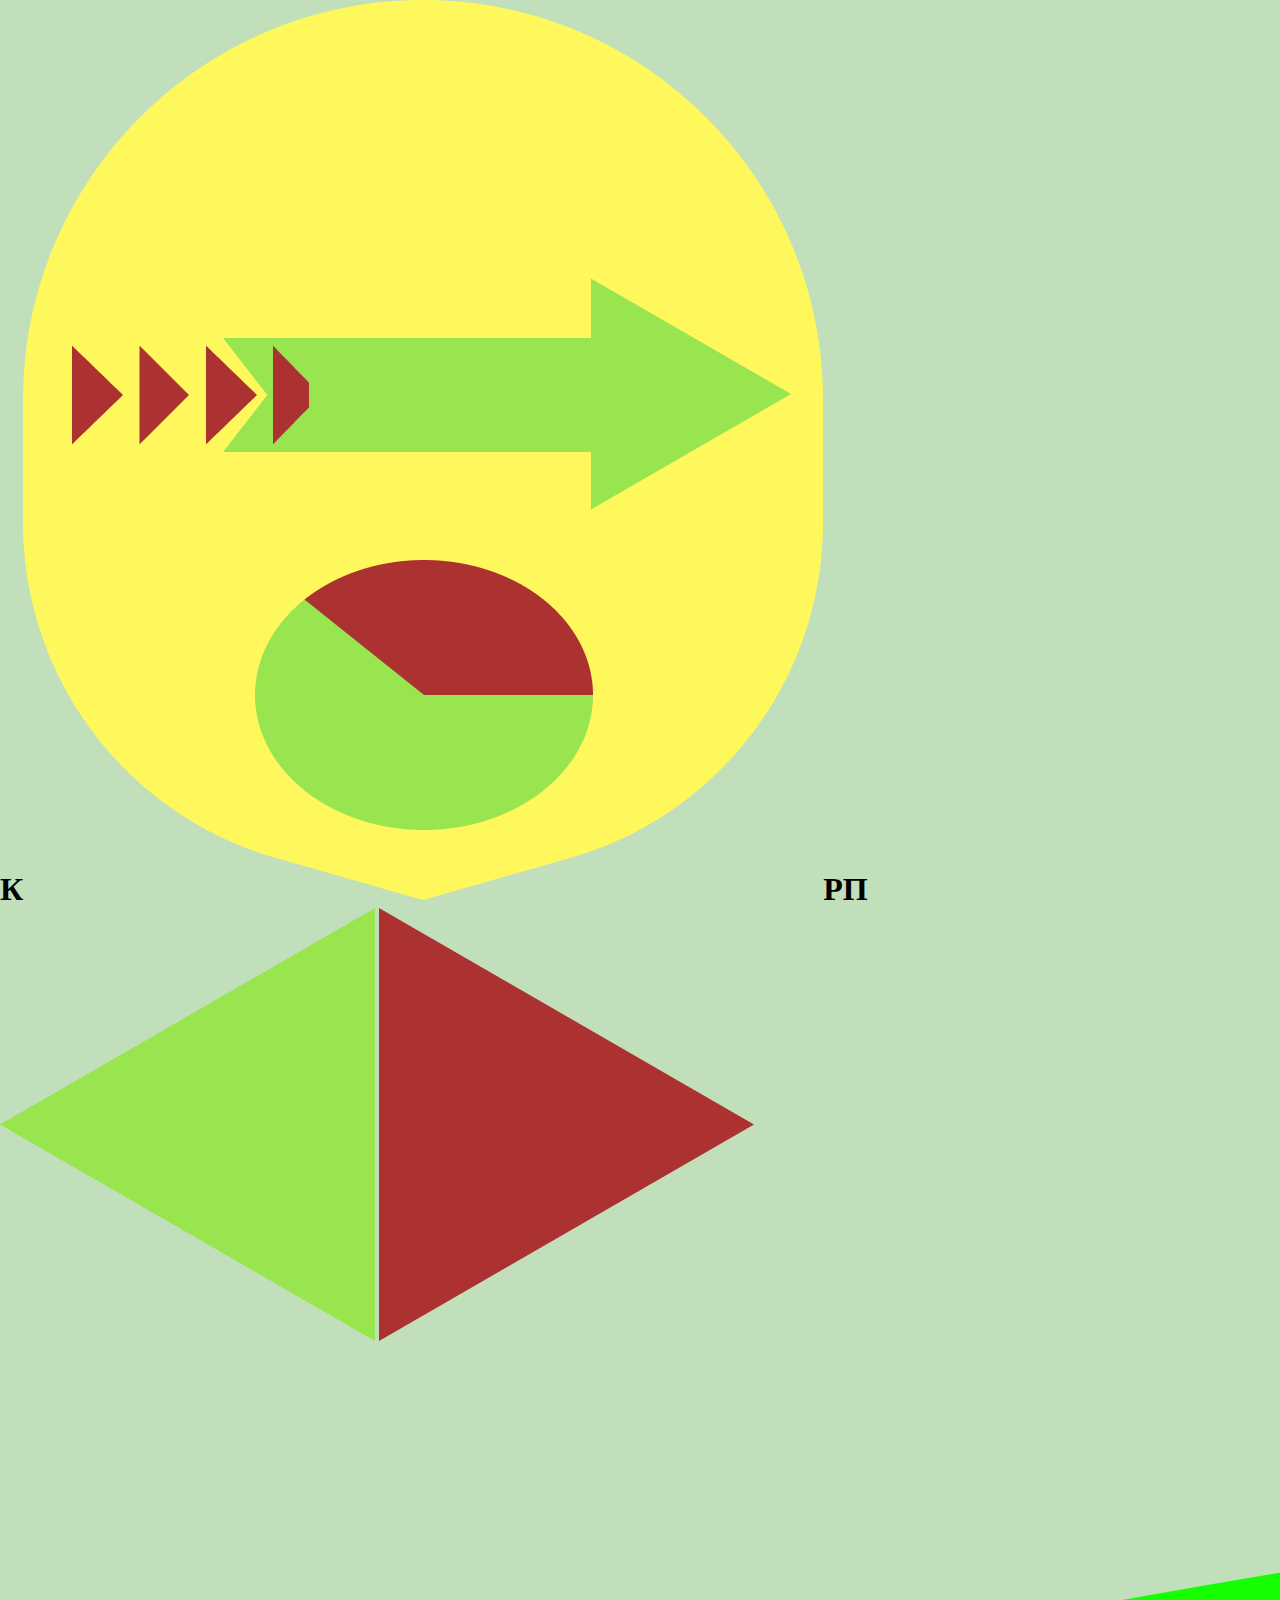
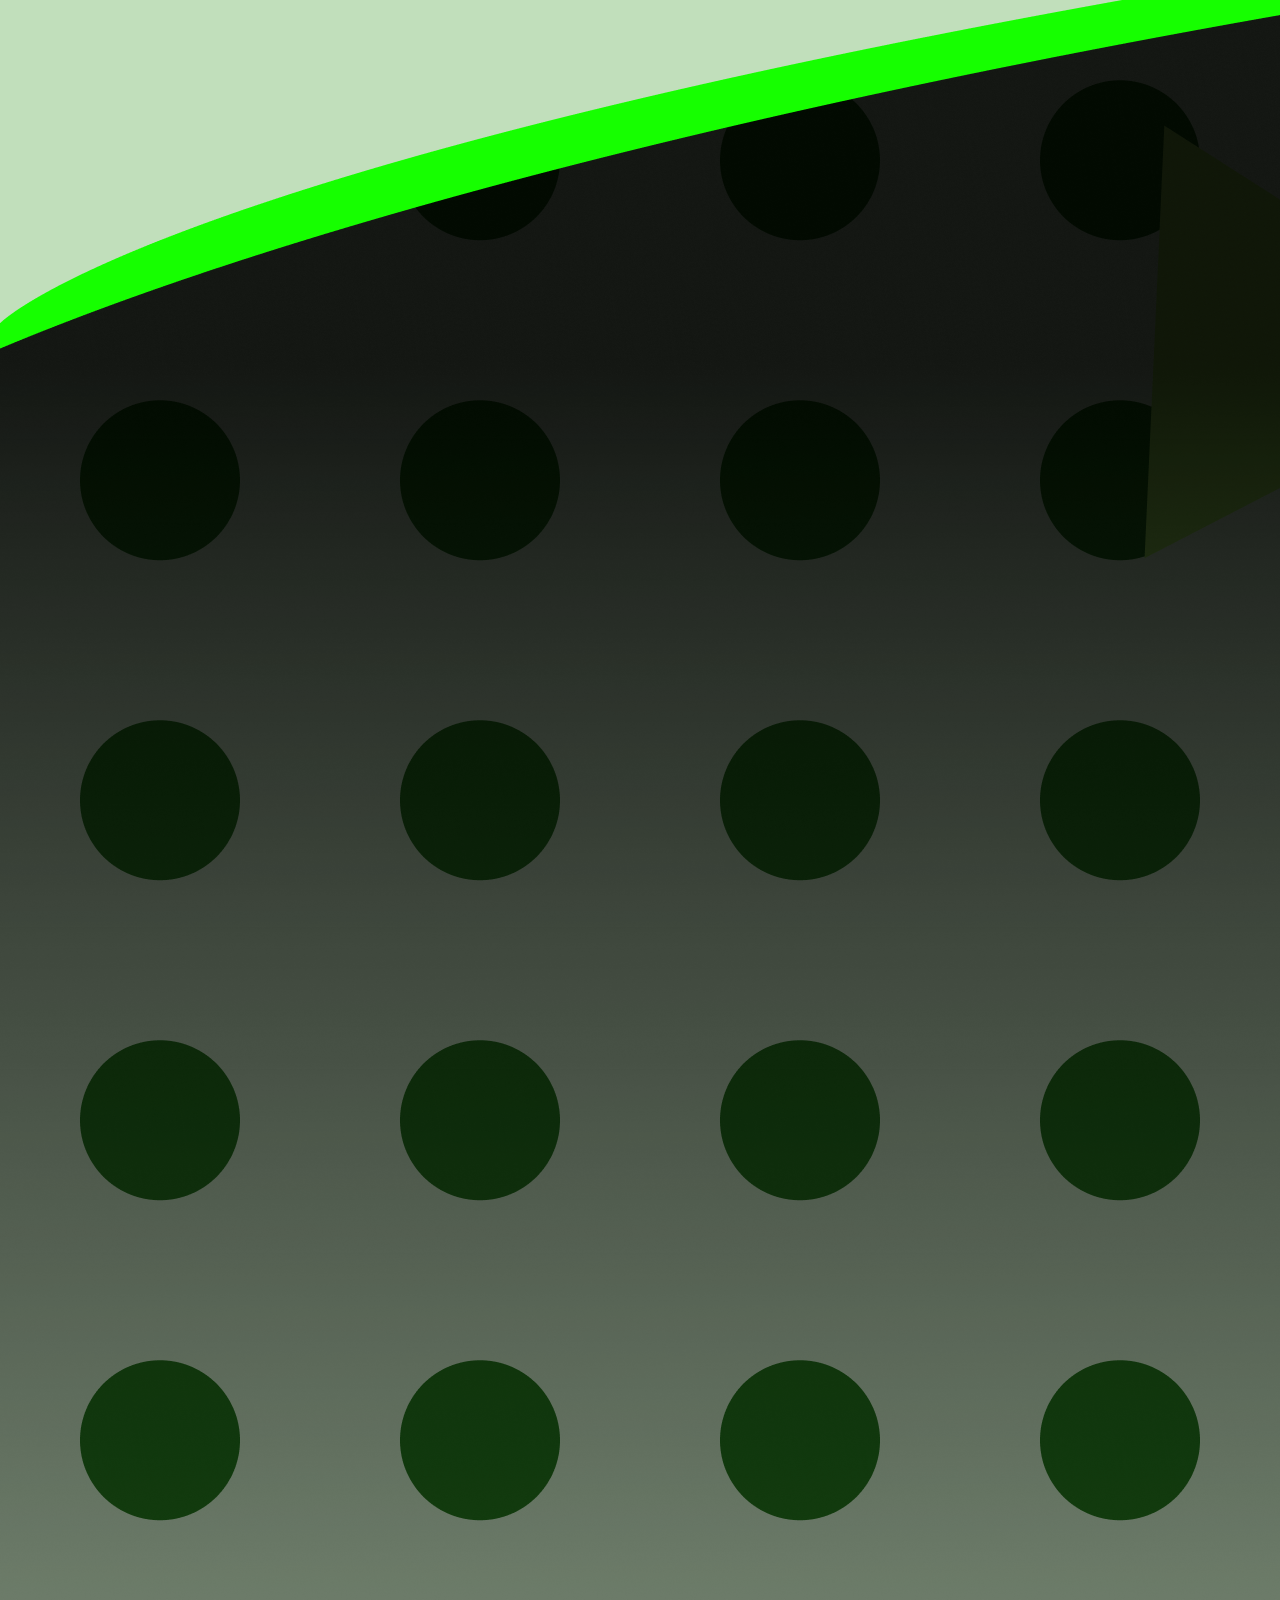
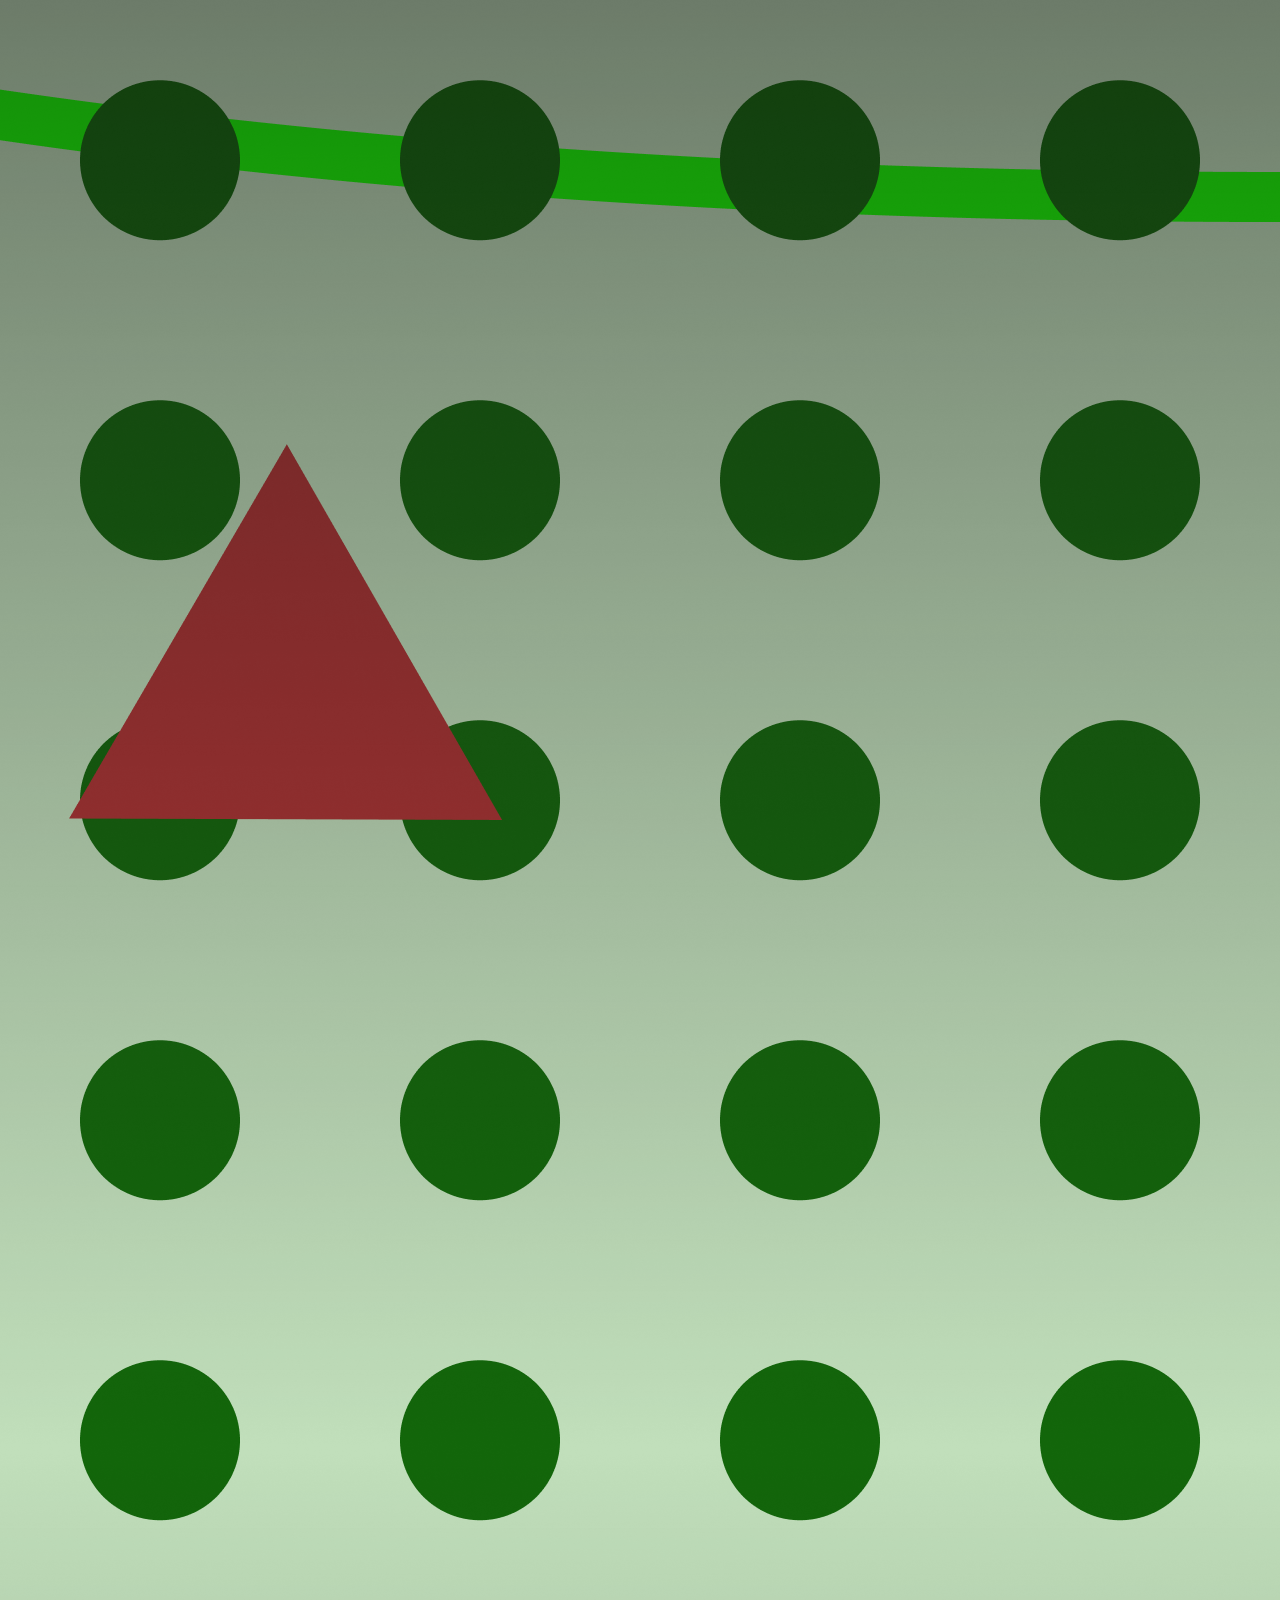
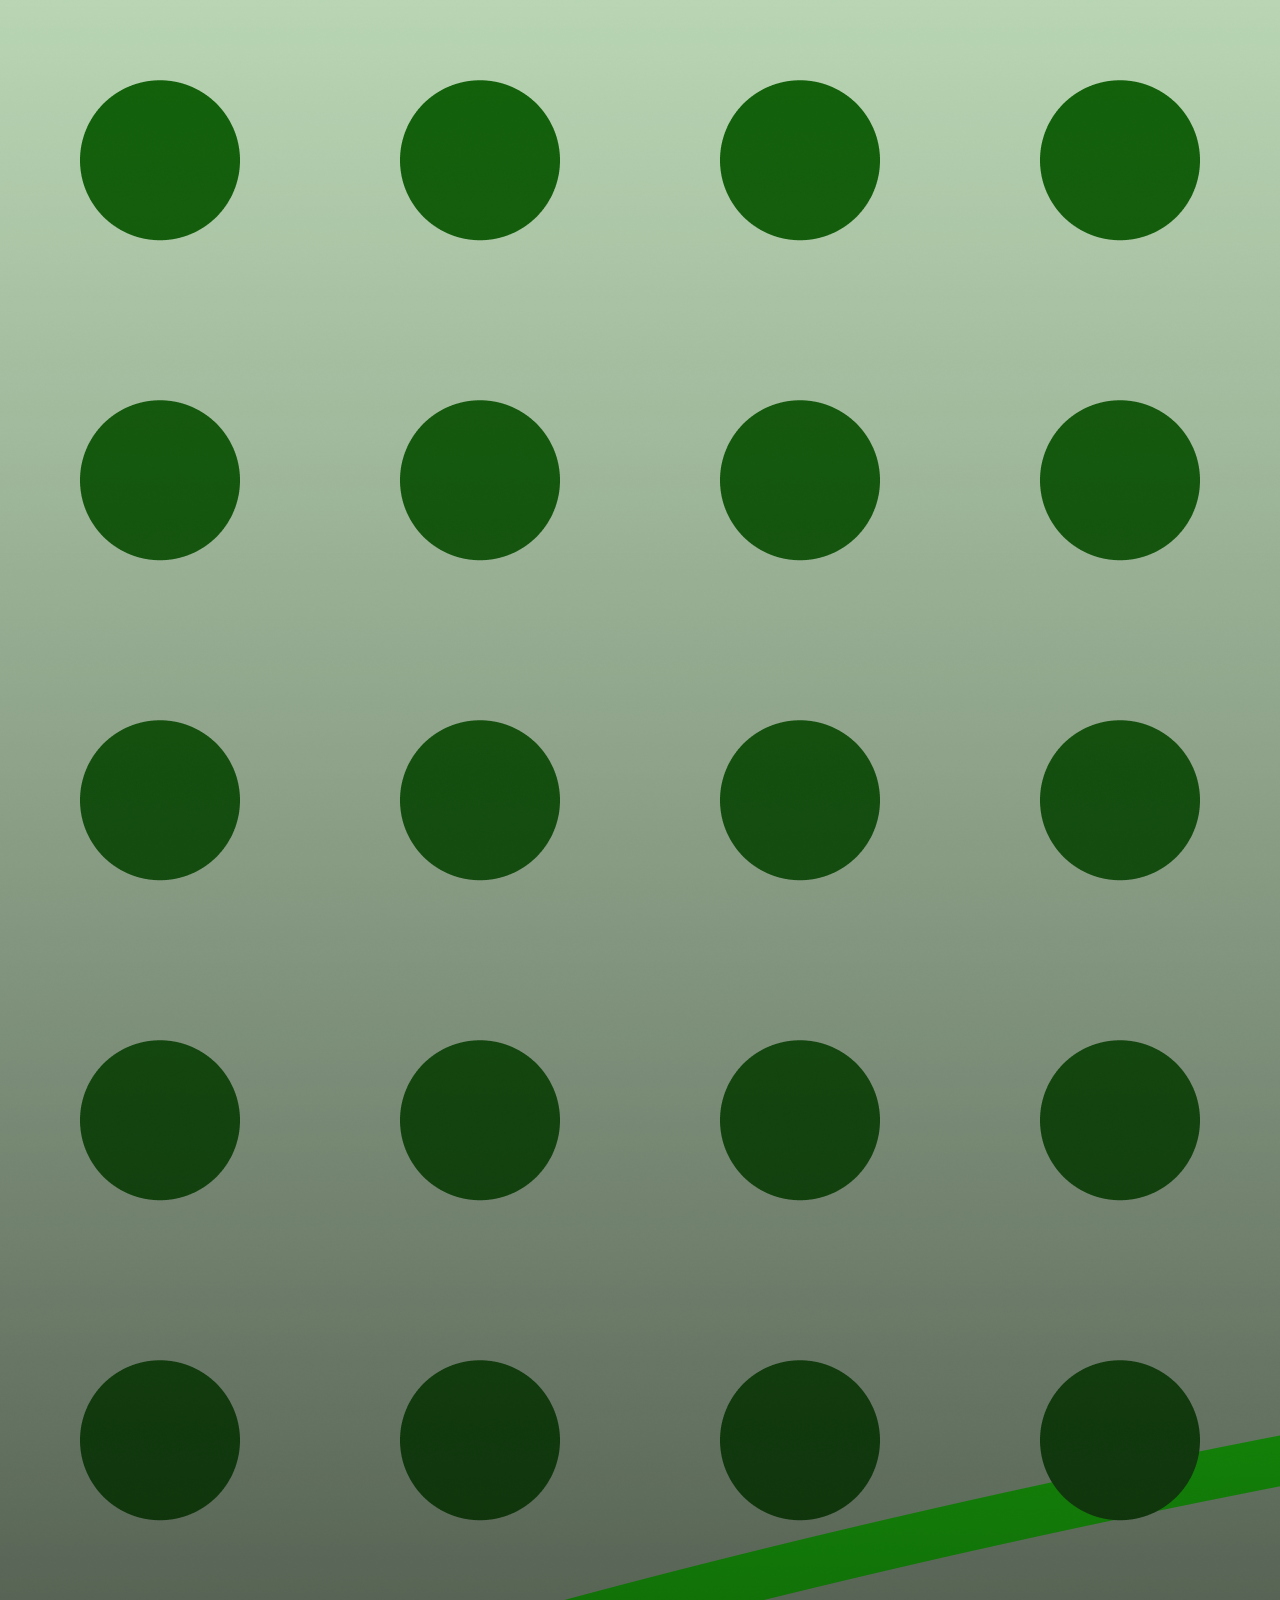
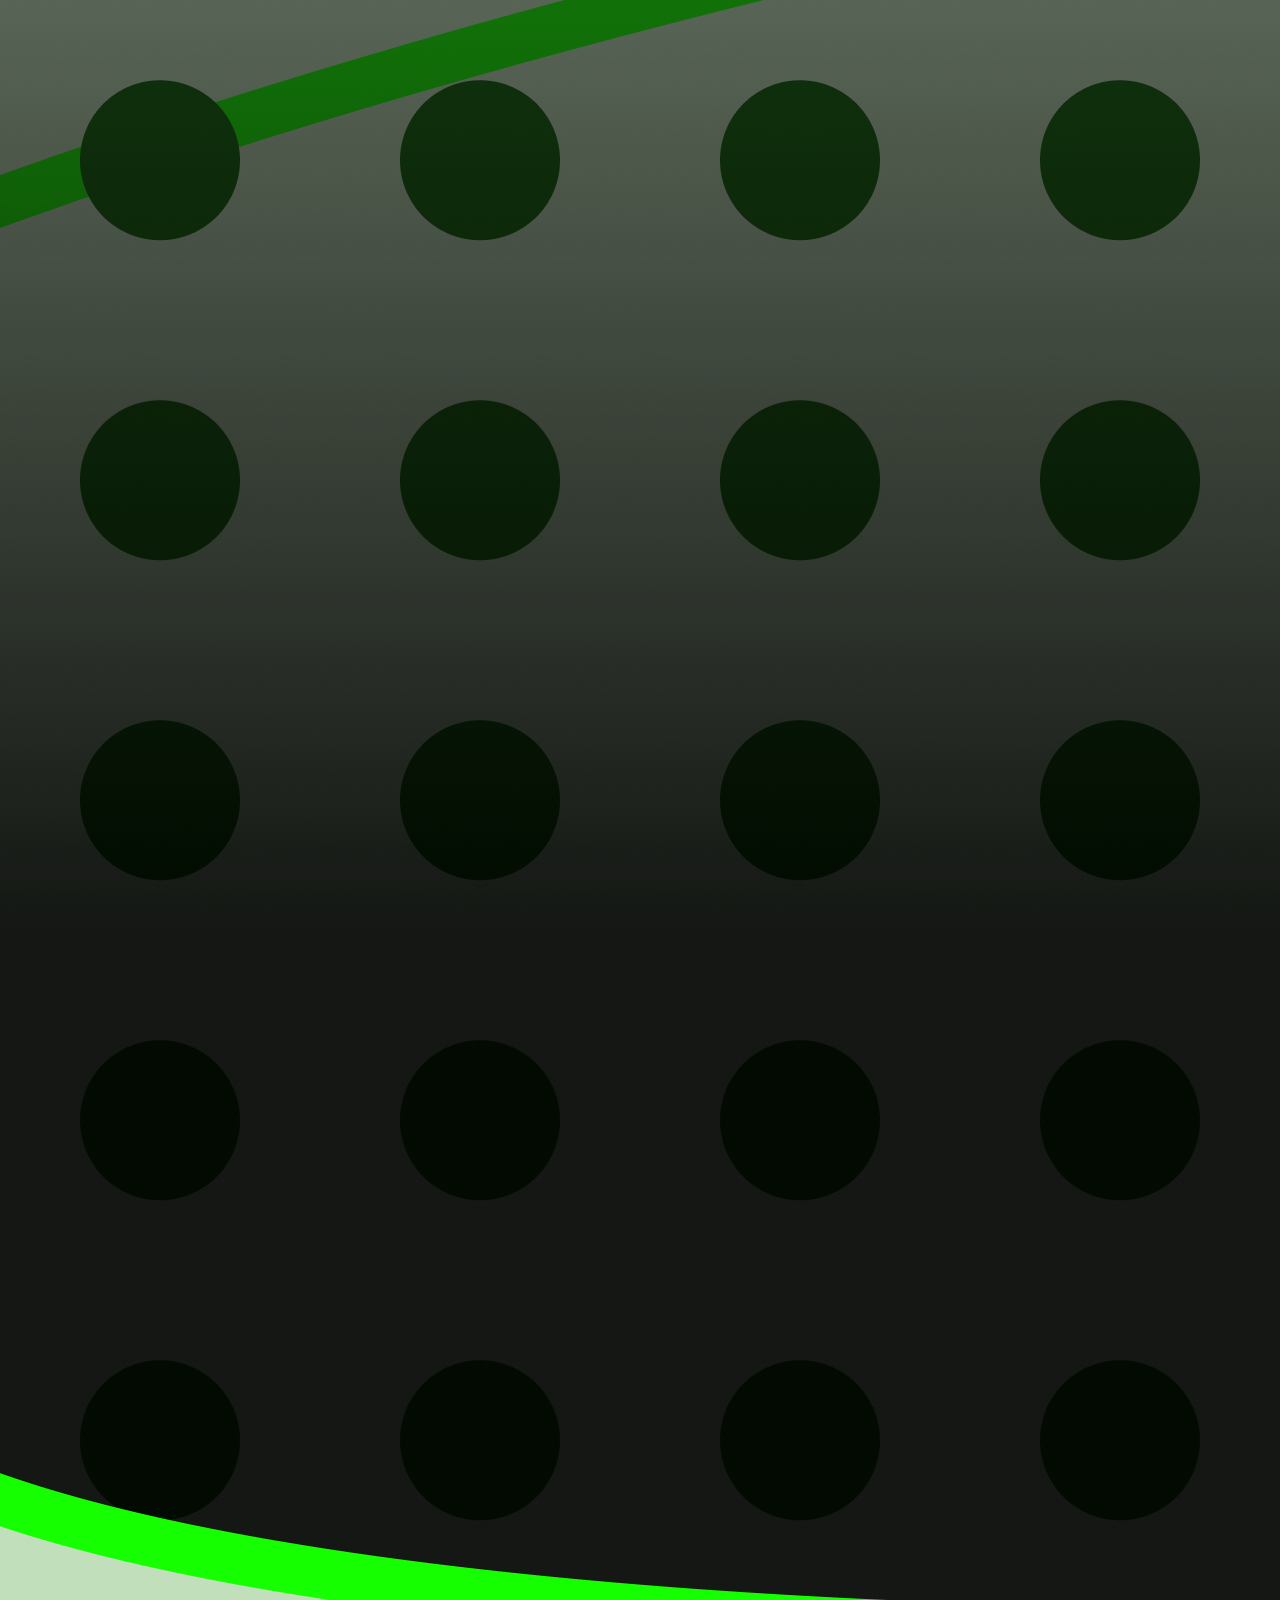
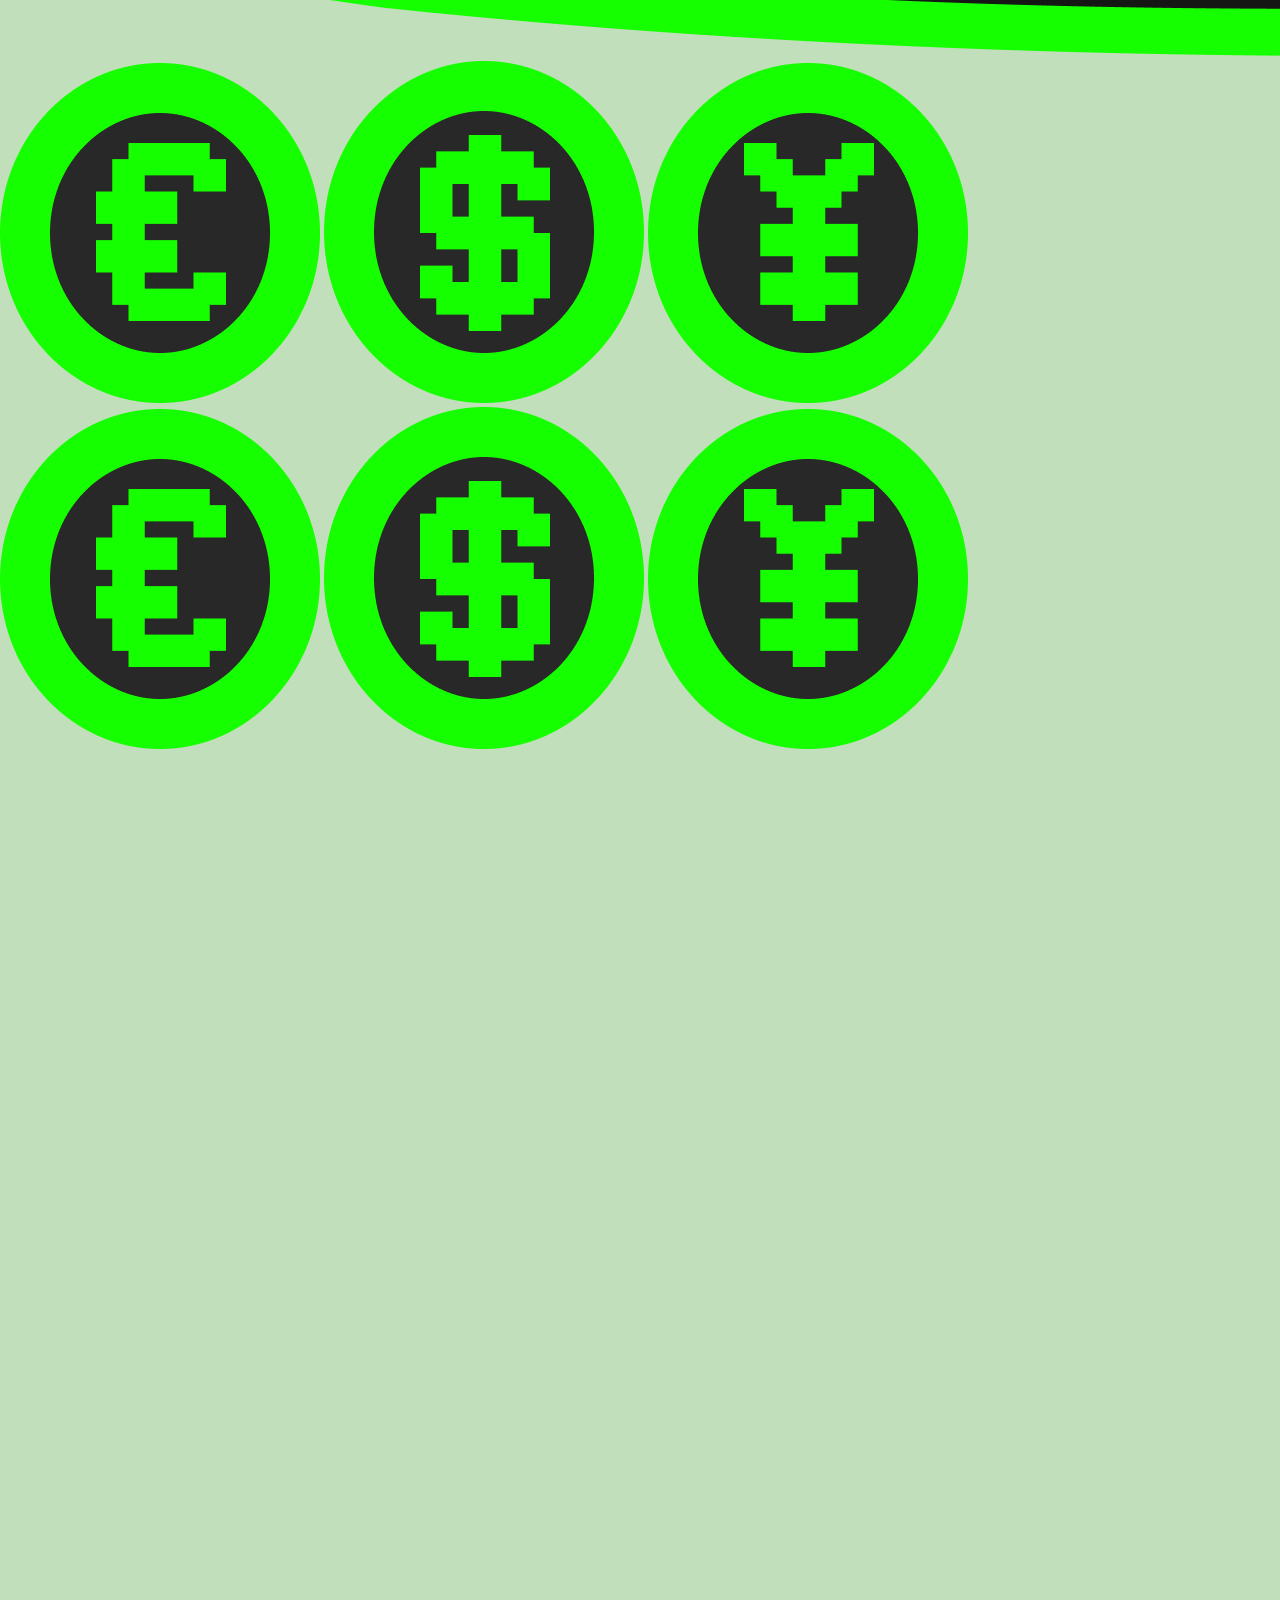
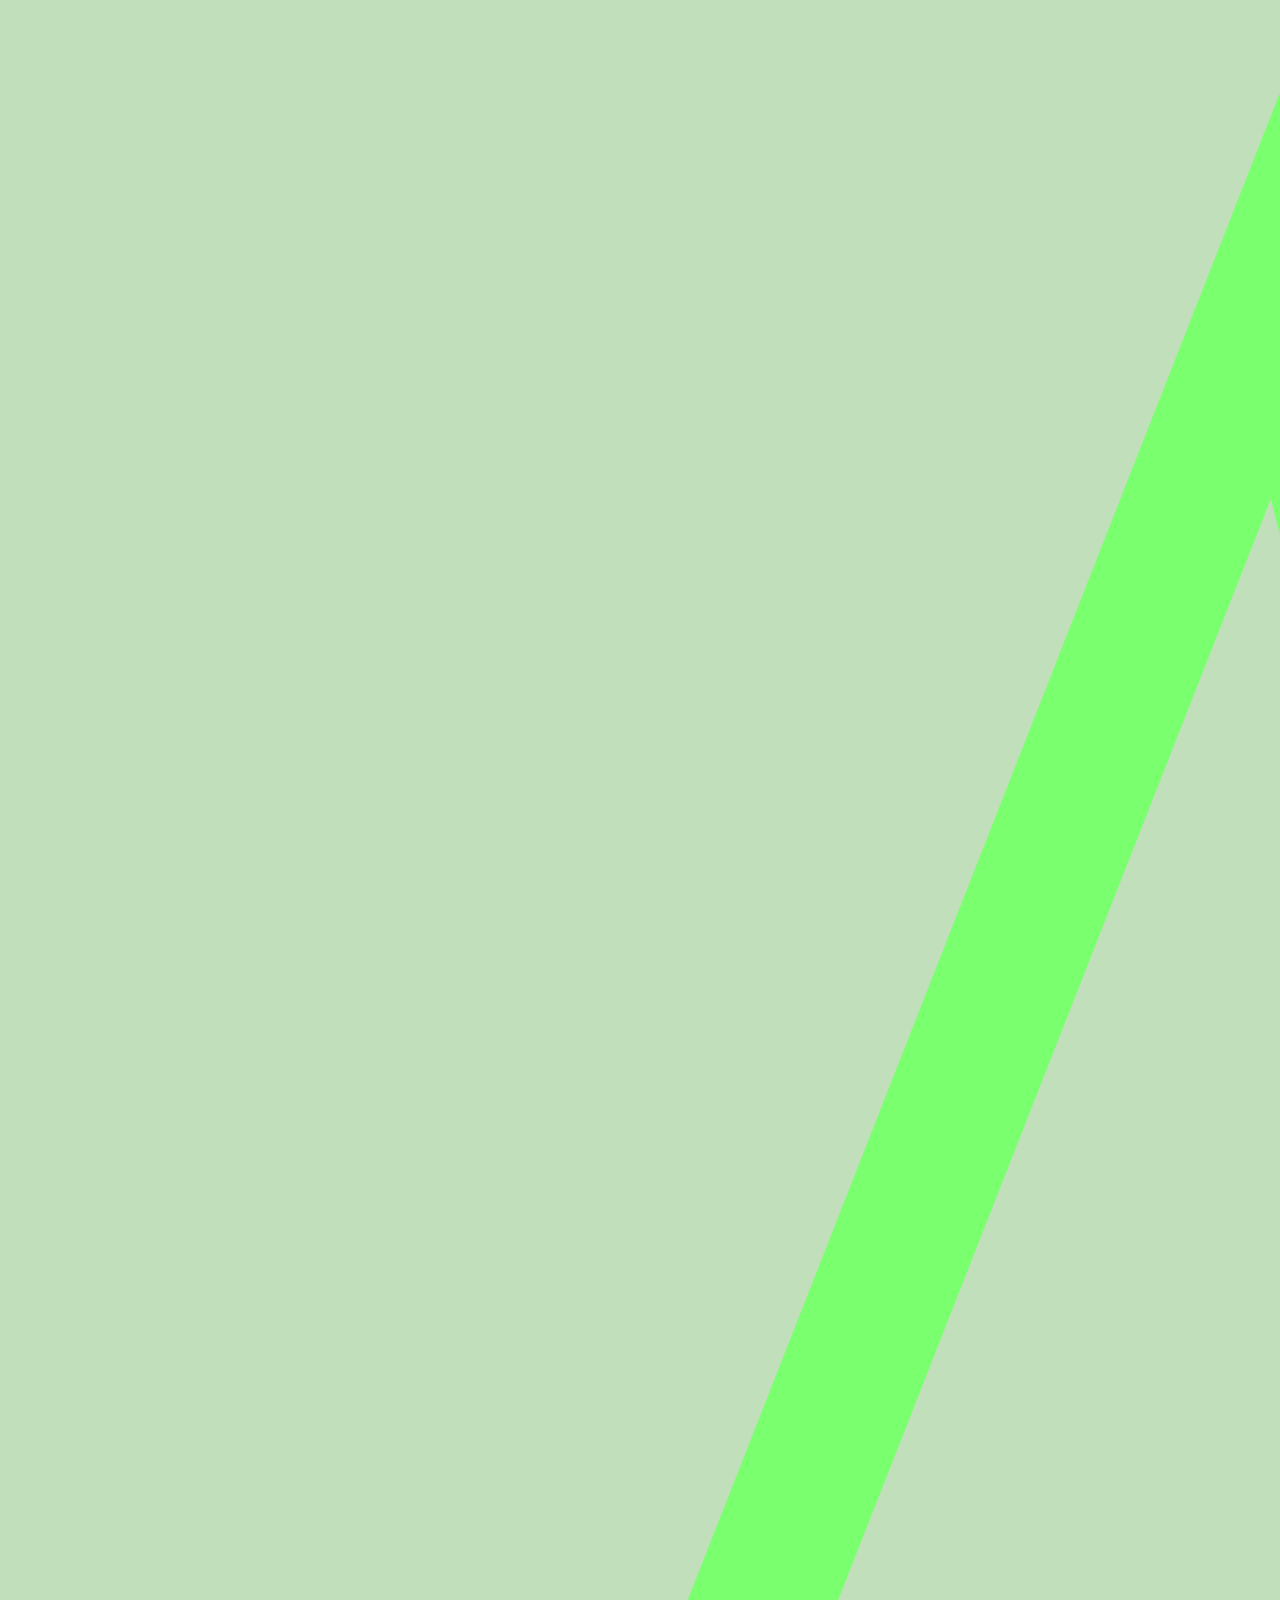
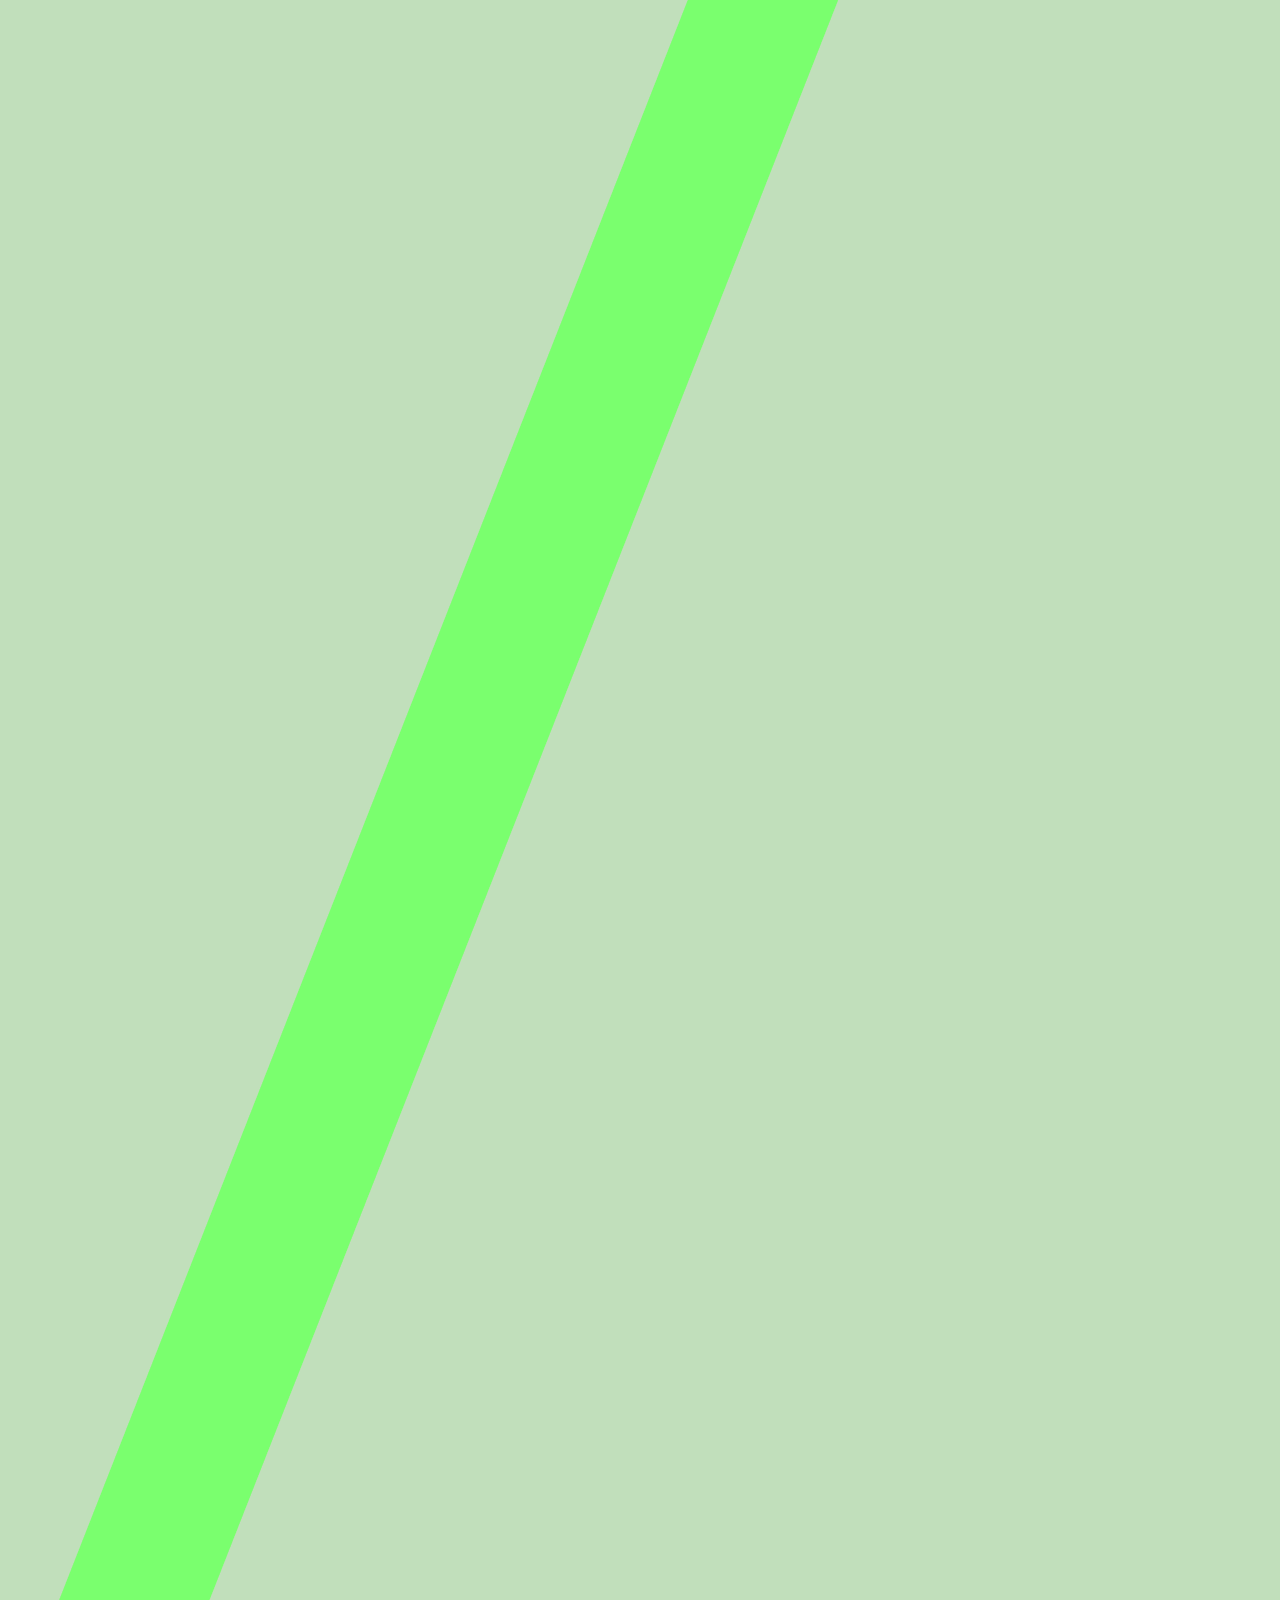
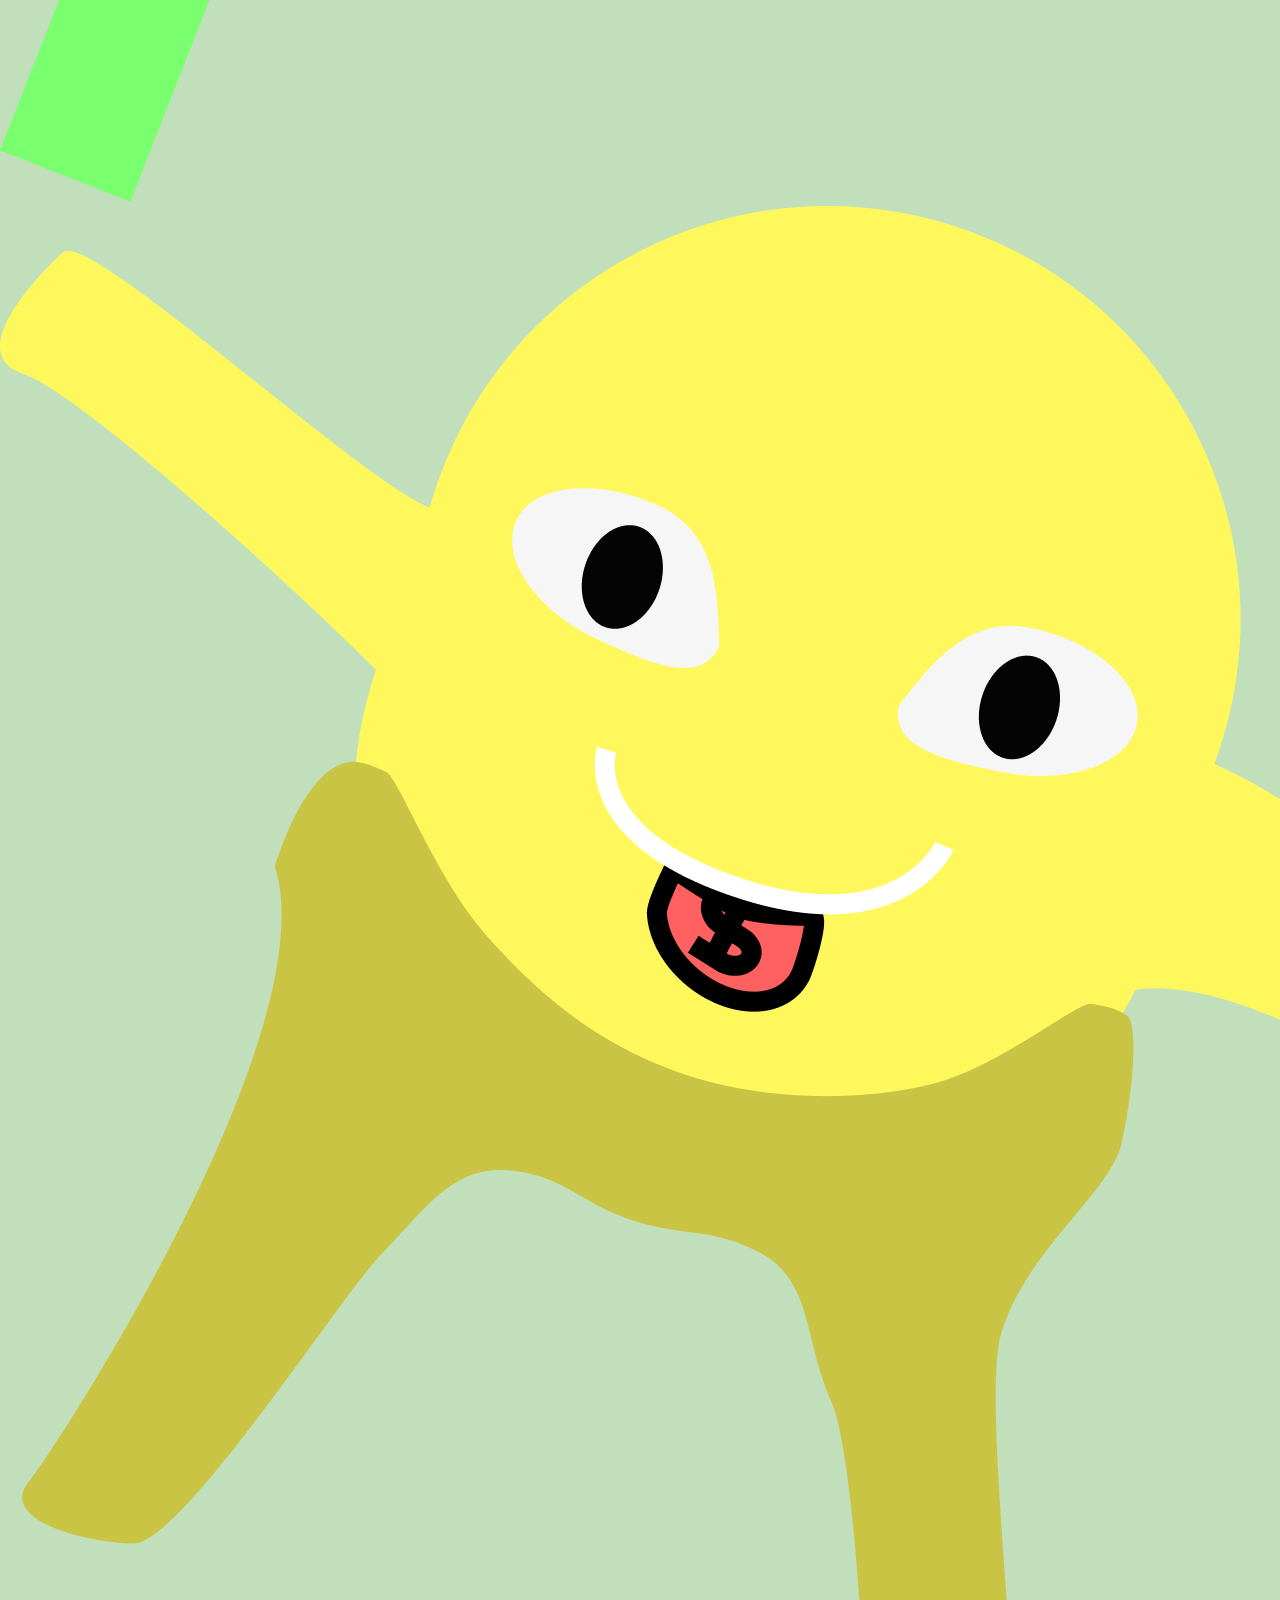
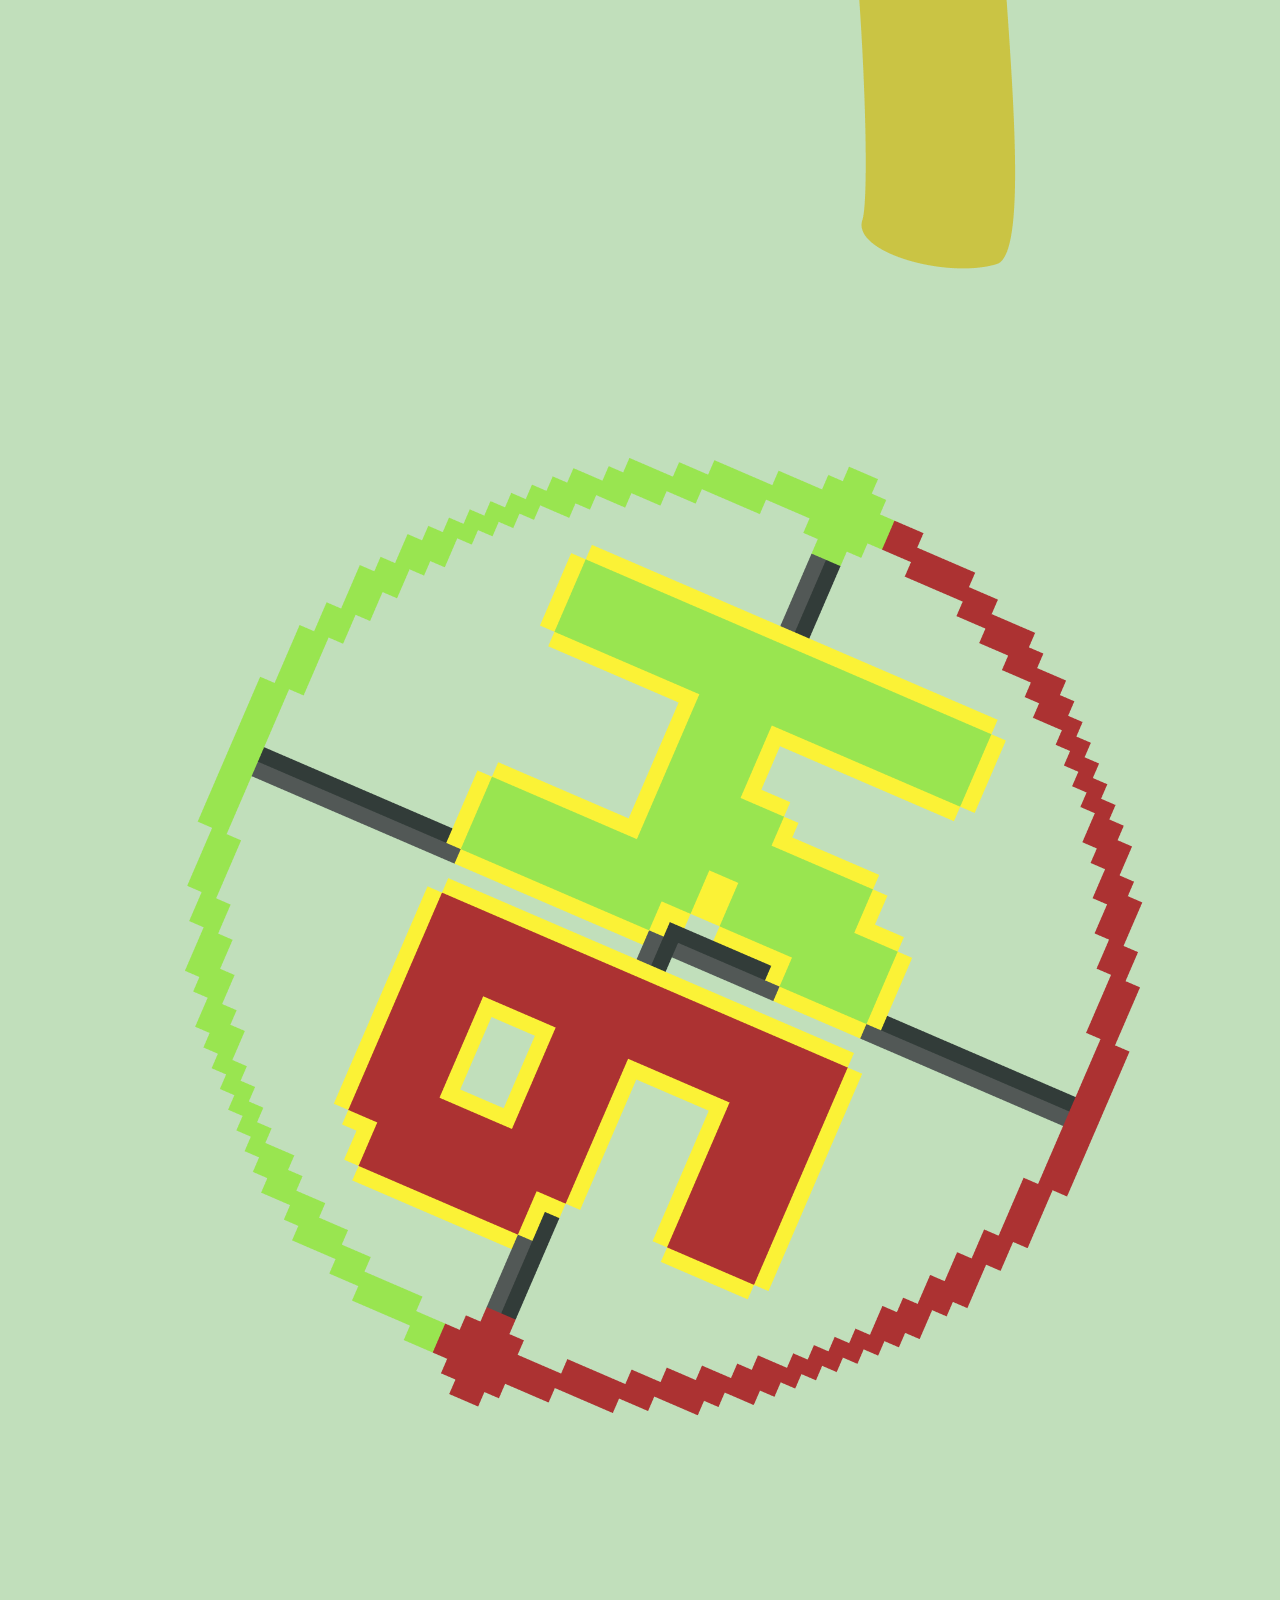
<file: index.html>
<!DOCTYPE html>
<html lang="en">
<head>
    <meta charset="UTF-8">
    <meta name="viewport" content="width=device-width, initial-scale=1.0">
    <link rel="stylesheet" href="Style/TextStyle.css">
    <link rel="shortcut icon" type="image/x-icon" href="Style\Photo\favicon.ico">
    <title>КОРП Биржа</title>
</head>
<body>
    <div class="title-block">
        <div class="title-text-block">
        <h1 class="title-text">К<img class="title-photo" src='Style/Photo/image_2025-12-29_11-45-06.png'>РП</h1>
        </div>
        <img class="title-triangle-one" src="Style\Photo\image_2025-12-29_13-02-23.png">
        <img class="title-triangle-two" src="Style/Photo/image_2025-12-29_13-02-30.png">
    </div>
    <div class="image-box">
        <img class="image-in-box" src="Style/Photo/image_2025-12-29_16-56-33.png">
        <img class="money" id="euro-one" src="Style/Photo/image_2025-12-29_14-24-07.png">
        <img class="money" id="dollar-one" src="Style/Photo/image_2025-12-29_14-24-12.png">
        <img class="money" id="yen-one" src="Style/Photo/image_2025-12-29_14-24-17.png">
        <img class="money" id="euro-two" src="Style/Photo/image_2025-12-29_14-24-07.png">
        <img class="money" id="dollar-two" src="Style/Photo/image_2025-12-29_14-24-12.png">
        <img class="money" id="yen-two" src="Style/Photo/image_2025-12-29_14-24-17.png">
        <img class="arrow" src="Style/Photo/image_2025-12-29_16-07-20.png">
        <img class="hero" src="Style/Photo/image_2025-12-29_16-14-43.png">
        <img class="logo" src="Style/Photo/image_2025-12-29_16-26-43.png">
        <p class="text_in_box">Когда не страшно <br> доверить свои деньги</p>
        <div class="border_box" id="box_fly_one"></div>
        <div class="border_box" id="box_fly_two"></div>
        <div class="border_proj" id="proj_one"></div>
        <div class="border_proj" id="proj_two"></div>
        <div class="border_proj" id="proj_three"></div>
        <div class="border_proj" id="proj_four"></div>
        <div class="border_proj" id="proj_five"></div>
        <div class="border_proj" id="proj_six"></div>
    </div>
    <div class="bottom-box">
        <img class="image-in-bottom" src="Style/Photo/image_2025-12-29_13-54-27.png">
        <div class="bottom-text-box">
            <p class="bottom-text-left">БРИЦП252</p>
            <p class="bottom-text-right">Беляев</p>
        </div>
    </div>
</body>
</html>
</file>
<file: Style/TextStyle.css>
* {
    padding: 0;
    margin: 0;
    text-decoration: none;
    box-sizing: border-box;
}
body {
    display: flex;
    flex-direction: column;
    font-family: "Pixelizer";
    background-color: rgb(193, 223, 187);
}
p {
    color: rgb(250, 250, 250);
}
</file>
